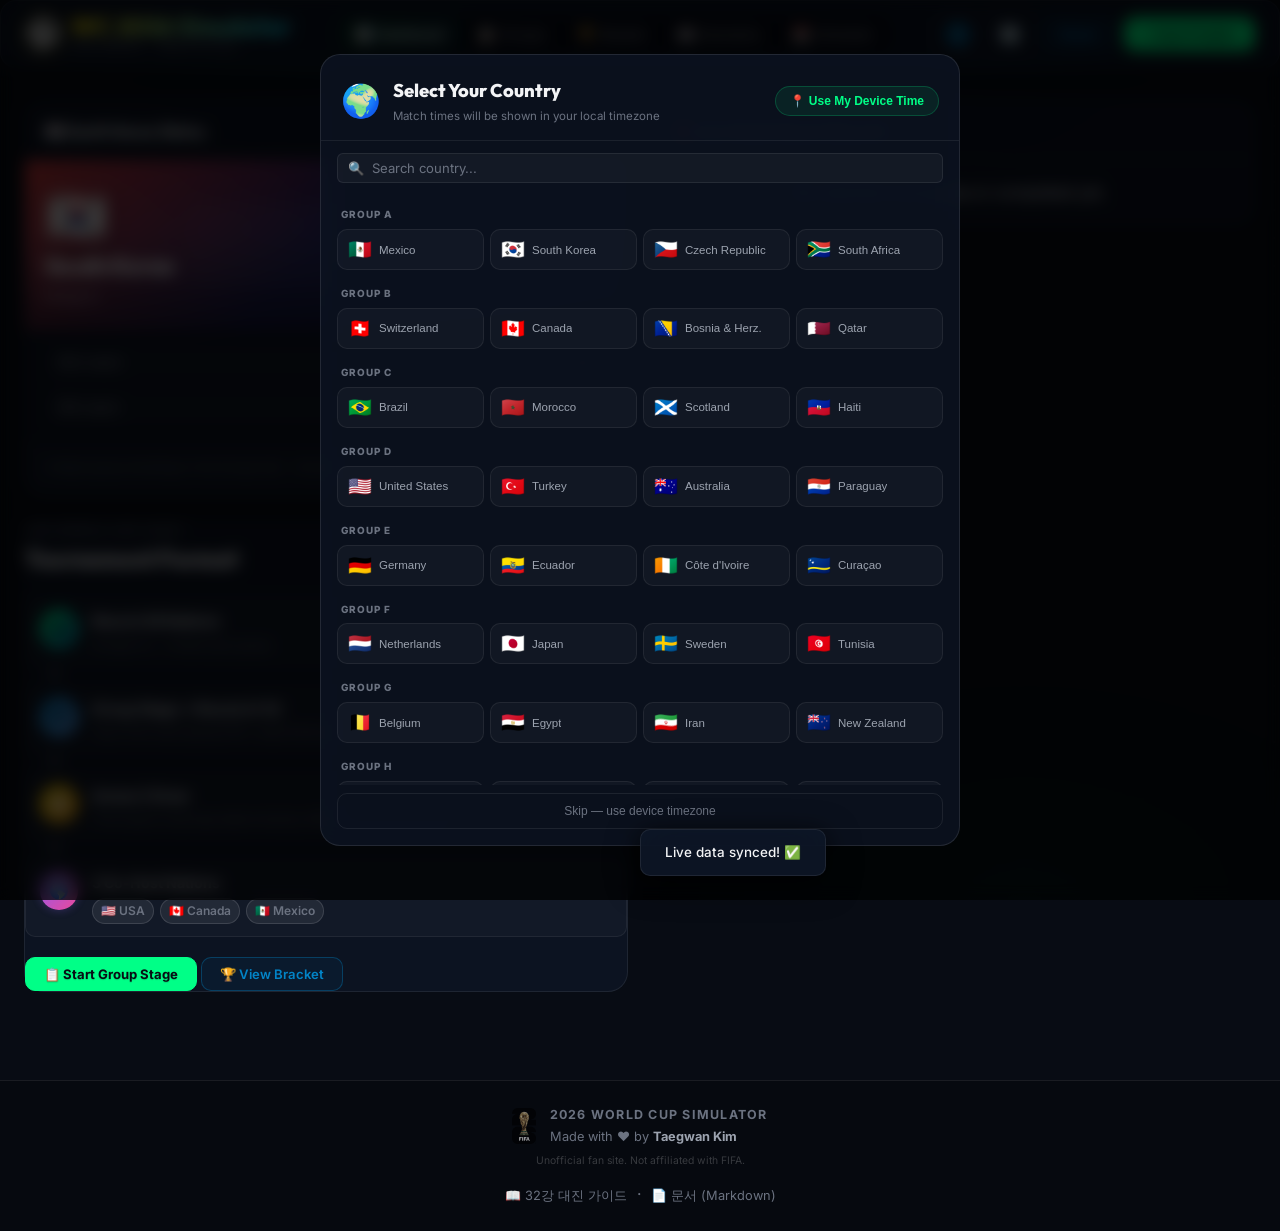
<file: index.html>
<!DOCTYPE html>
<html lang="ko" id="html-root">
<head>
  <meta charset="UTF-8">
  <meta name="viewport" content="width=device-width, initial-scale=1.0">
  <title>World Cup Knockout Simulator 2026 — FIFA Bracket & Live Scores</title>
  <meta name="description" content="Free World Cup knockout simulator for FIFA 2026. 48-team bracket, Round of 32 predictions, group standings, live scores, and match schedule.">
  <meta name="keywords" content="world cup knockout simulator, fifa 2026 bracket, world cup 2026 simulator, knockout bracket predictor, group standings">
  <meta name="author" content="Taegwan Kim">
  <meta name="robots" content="index, follow">
  <link rel="canonical" href="https://taetegwgn.github.io/fifa-worldcup-2026/">

  <!-- Open Graph -->
  <meta property="og:type" content="website">
  <meta property="og:title" content="World Cup Knockout Simulator 2026">
  <meta property="og:description" content="48-team FIFA 2026 knockout bracket simulator with live scores, group standings, and Round of 32 predictions.">
  <meta property="og:url" content="https://taetegwgn.github.io/fifa-worldcup-2026/">
  <meta property="og:site_name" content="WC 2026 Simulator">

  <!-- Twitter Card -->
  <meta name="twitter:card" content="summary_large_image">
  <meta name="twitter:title" content="World Cup Knockout Simulator 2026">
  <meta name="twitter:description" content="Free FIFA 2026 bracket simulator — knockout predictions, live scores, group standings.">

  <!-- Google Fonts: Outfit & Inter -->
  <link rel="preconnect" href="https://fonts.googleapis.com">
  <link rel="preconnect" href="https://fonts.gstatic.com" crossorigin>
  <link href="https://fonts.googleapis.com/css2?family=Outfit:wght@300;400;500;600;700;800;900&family=Inter:wght@300;400;500;600;700;800;900&display=swap" rel="stylesheet">

  <!-- CSS (modular) -->
  <link rel="stylesheet" href="css/main.css">
</head>
<body>

  <!-- ============================================ -->
  <!-- HEADER / NAVIGATION                          -->
  <!-- ============================================ -->
  <header class="glass">
    <div class="logo-container">
      <div class="logo-icon-wrap">⚽</div>
      <div class="logo-text">
        <h1 class="logo-title" data-i18n="appTitle">WC 2026 Simulator</h1>
        <p class="logo-sub" data-i18n="appSub">Fan-made · Unofficial</p>
      </div>
    </div>

    <nav class="nav-tabs" id="nav-tabs">
      <button class="tab-btn active" data-tab="dashboard">📊 <span data-i18n="tabDashboard">대시보드</span></button>
      <button class="tab-btn" data-tab="groups">📋 <span data-i18n="tabGroups">조별리그</span></button>
      <button class="tab-btn" data-tab="bracket">🏆 <span data-i18n="tabBracket">토너먼트</span></button>
      <button class="tab-btn" data-tab="scenarios">🇰🇷 <span data-i18n="tabScenarios">경우의 수</span></button>
      <button class="tab-btn" data-tab="schedule">📅 <span data-i18n="tabSchedule">경기일정</span></button>
    </nav>

    <div class="header-actions">
      <button class="btn btn-ghost country-btn" id="btn-country" onclick="showCountryModal()" title="Select Country">🌐</button>
      <button class="btn btn-ghost" id="btn-refresh" title="Refresh">🔄</button>
      <button class="btn btn-secondary" id="btn-reset" data-i18n="btnReset">초기화</button>
      <button class="btn btn-primary" id="btn-auto-predict" data-i18n="btnAutoPredict">⚡ 자동 예측</button>
    </div>
  </header>

  <!-- ============================================ -->
  <!-- MAIN CONTENT                                 -->
  <!-- ============================================ -->
  <main>

    <!-- ========== 1. DASHBOARD VIEW ========== -->
    <section id="dashboard-view" class="view-section active">
      <div class="dashboard-grid">

        <!-- My Team Status Card -->
        <div class="korea-status-card glass">
          <div class="card-title" id="myteam-card-title">⭐ My Team Status</div>

          <div class="korea-badge">
            <div class="korea-flag-container">
              <span class="korea-flag" id="korea-hero-flag">⭐</span>
              <div class="korea-flag-title">
                <h2 id="korea-hero-name">My Team</h2>
                <p id="korea-hero-sub">Group — | Select your country above</p>
              </div>
            </div>
            <div class="korea-stat-badge">
              <div id="korea-status-number" class="korea-stat-number">-</div>
              <div id="korea-status-label" class="korea-stat-label">Group Standing</div>
            </div>
          </div>

          <div class="status-list">
            <div class="status-item" id="korea-path-r32">
              <span class="status-label">R32 Match</span>
              <span class="status-val">Awaiting simulation…</span>
            </div>
            <div class="status-item" id="korea-path-r16">
              <span class="status-label">R16 Path</span>
              <span class="status-val">Awaiting simulation…</span>
            </div>
          </div>

          <div class="korea-note" data-i18n="dashboardNote">
            ※ Adjust group standings in the Groups tab — the dashboard updates automatically.
          </div>
        </div>

        <!-- Live Matches & Top Scorers Row -->
        <div style="margin-bottom: 20px;">
          <!-- Live Matches Card -->
          <div class="info-card glass" style="margin-bottom: 0;">
            <div class="card-title" style="display: flex; justify-content: space-between; align-items: center;">
              <span data-i18n="dashLiveTitle">🔴 Live Match Board (Recent)</span>
            </div>
            <div id="live-matches-container" style="max-height: 380px; overflow-y: auto; padding-right: 10px;">
               <div class="text-muted" style="padding: 20px; text-align: center;" data-i18n="loading">Loading data...</div>
            </div>
          </div>
        </div>
        <!-- Tournament Rules Info Card -->
        <div class="info-card glass tournament-format-card">
          <div class="tournament-format-header">
            <div class="tournament-format-title-wrap">
              <span class="tournament-format-year">FIFA World Cup 2026™</span>
              <h3 class="tournament-format-title" data-i18n="dashFormatTitle">Tournament Format</h3>
            </div>
            
          </div>

          <div class="tournament-format-steps">
            <div class="tf-step">
              <div class="tf-step-icon">48</div>
              <div class="tf-step-body">
                <strong data-i18n="tf48">Record 48 Nations</strong>
                <span data-i18n="tf48sub">Groups A–L · 4 teams per group</span>
              </div>
            </div>
            <div class="tf-step-arrow">▼</div>
            <div class="tf-step">
              <div class="tf-step-icon tf-step-icon--blue">32</div>
              <div class="tf-step-body">
                <strong data-i18n="tf32">Group Stage → Round of 32</strong>
                <span data-i18n="tf32sub">Top 2 from each group (24) + best 8 third-placed</span>
              </div>
            </div>
            <div class="tf-step-arrow">▼</div>
            <div class="tf-step">
              <div class="tf-step-icon tf-step-icon--gold">📋</div>
              <div class="tf-step-body">
                <strong data-i18n="tfAnnex">Annex C Draw</strong>
                <span data-i18n="tfAnnexSub">Third-place matchups determined by 495 official FIFA combos</span>
              </div>
            </div>
            <div class="tf-step-arrow">▼</div>
            <div class="tf-step tf-step--hosts">
              <div class="tf-step-icon tf-step-icon--flags">🌎</div>
              <div class="tf-step-body">
                <strong data-i18n="tfHosts">3 Co-Host Nations</strong>
                <span class="tf-host-badges">
                  <span class="tf-host" data-i18n="hostUSA">🇺🇸 USA</span>
                  <span class="tf-host" data-i18n="hostCanada">🇨🇦 Canada</span>
                  <span class="tf-host" data-i18n="hostMexico">🇲🇽 Mexico</span>
                </span>
              </div>
            </div>
          </div>

          <div class="info-actions">
            <button class="btn btn-primary btn-full" id="btn-go-groups" data-i18n="btnGoGroups">
              📋 Start Group Stage
            </button>
            <button class="btn btn-secondary btn-full" id="btn-go-bracket" data-i18n="btnGoBracket">
              🏆 View Bracket
            </button>
          </div>
        </div>
      </div>
    </section>

    <!-- ========== 2. GROUP STAGE VIEW ========== -->
    <section id="groups-view" class="view-section">
      <div class="section-header">
        <div>
          <h2 class="section-title" data-i18n="groupsTitle">조별리그 순위 시뮬레이션</h2>
          <p class="section-desc" data-i18n="groupsDesc">각 조의 국가를 드래그하거나 ▲▼ 버튼으로 순위를 변경해보세요. 1·2위와 상위 3위팀이 32강에 진출합니다.</p>
        </div>
        <button class="btn btn-secondary" id="btn-auto-fill" data-i18n="btnAutoFill">⚡ 전력 기준 자동 정렬</button>
      </div>

      <!-- 12 Groups Grid -->
      <div id="groups-container" class="groups-container">
        <!-- Rendered dynamically by js/render/views.js -->
      </div>

      <!-- Third Place Wildcard Panel -->
      <div class="third-place-container glass">
        <div class="third-place-header">
          <div>
            <h2 class="third-place-title" data-i18n="thirdPlaceTitle">3rd Place Wildcard Comparison</h2>
            <p class="third-place-desc" data-i18n="thirdPlaceDesc">
              Compare 3rd-placed teams across all groups. Only the top 8 advance to the Round of 32.
            </p>
          </div>
        </div>
        <div id="third-teams-list" class="third-teams-list">
          <!-- Rendered dynamically -->
        </div>
      </div>
    </section>

    <!-- ========== 3. TOURNAMENT BRACKET VIEW ========== -->
    <section id="bracket-view" class="view-section">
      <div class="section-header-center">
        <h2 class="section-title" data-i18n="bracketTitle">32강 토너먼트 대진표</h2>
        <p class="section-desc" data-i18n="bracketDesc">각 매치의 국가를 클릭하면 승리국으로 선택되어 다음 라운드로 진출합니다.</p>
      </div>

      <div class="bracket-outer">
        <div class="bracket-container">
          <!-- LEFT HALF -->
          <div id="left-r32-col" class="bracket-column"></div>
          <div id="left-r16-col" class="bracket-column"></div>
          <div id="left-qf-col" class="bracket-column"></div>
          <div id="left-sf-col" class="bracket-column"></div>

          <!-- CENTER (Finals) -->
          <div id="center-finals" class="center-column"></div>

          <!-- RIGHT HALF -->
          <div id="right-sf-col" class="bracket-column"></div>
          <div id="right-qf-col" class="bracket-column"></div>
          <div id="right-r16-col" class="bracket-column"></div>
          <div id="right-r32-col" class="bracket-column"></div>
        </div>
      </div>
    </section>

    <!-- ========== 4. KOREA SCENARIOS VIEW ========== -->
    <section id="scenarios-view" class="view-section">
      <div class="section-header-center">
        <h2 class="section-title" data-i18n="scenariosTitle">🇰🇷 대한민국 토너먼트 진출 시나리오</h2>
        <p class="section-desc" data-i18n="scenariosDesc">조별리그 순위에 따라 대한민국이 만나게 될 대진 경로, 경기 일시, 스타디움 정보를 분석합니다.</p>
      </div>

      <div id="scenarios-container" class="scenarios-container">
        <!-- Rendered dynamically -->
      </div>
    </section>

    <!-- ========== 5. SCHEDULE VIEW ========== -->
    <section id="schedule-view" class="view-section">
      <div class="section-header-center">
        <h2 class="section-title" data-i18n="scheduleTitle">📅 경기 결과 &amp; 일정</h2>
        <p class="section-desc" data-i18n="scheduleDesc">완료된 경기 결과(득점자 포함)와 예정 경기 일정을 확인합니다. 60초마다 자동 업데이트됩니다.</p>
      </div>
      <div id="schedule-container" class="schedule-container">
        <div class="text-muted" style="padding:30px; text-align:center;" data-i18n="scheduleLoading">Loading match data...</div>
      </div>
    </section>

  </main>

  <!-- MATCH DETAILS MODAL -->
  <div id="match-modal" class="modal-overlay" style="display: none;">
    <div class="modal-content glass">
      <button class="modal-close" onclick="window.closeMatchModal()">✕</button>
      <div id="modal-body"></div>
    </div>
  </div>

  <!-- ============================================ -->
  <!-- COUNTRY SELECTION MODAL                       -->
  <!-- ============================================ -->
  <div id="country-modal" class="country-modal-overlay" style="display:none;">
    <div class="country-modal glass">
      <div class="cm-header">
        <div class="cm-title-wrap">
          <span class="cm-emoji">🌍</span>
          <div>
            <h2 class="cm-title">Select Your Country</h2>
            <p class="cm-sub">Match times will be shown in your local timezone</p>
          </div>
        </div>
        <button class="cm-device-btn" onclick="useDeviceTZ()">📍 Use My Device Time</button>
      </div>

      <div class="cm-search-wrap">
        <input type="text" id="cm-search" class="cm-search" placeholder="🔍  Search country..." oninput="filterCountries(this.value)">
      </div>

      <div class="cm-list" id="cm-list">
        <!-- Rendered by JS -->
      </div>

      <button class="cm-skip-btn" onclick="useDeviceTZ()">Skip — use device timezone</button>
    </div>
  </div>

  <!-- 모바일 하단 네비게이션 -->
  <nav class="mobile-bottom-nav" id="mobile-bottom-nav">
    <button class="tab-btn active" data-tab="dashboard"><span class="tab-icon">📊</span><span class="tab-label" data-i18n="tabDashboard">대시보드</span></button>
    <button class="tab-btn" data-tab="groups"><span class="tab-icon">📋</span><span class="tab-label" data-i18n="tabGroups">조별리그</span></button>
    <button class="tab-btn" data-tab="bracket"><span class="tab-icon">🏆</span><span class="tab-label" data-i18n="tabBracket">토너먼트</span></button>
    <button class="tab-btn" data-tab="scenarios"><span class="tab-icon">🇰🇷</span><span class="tab-label" data-i18n="tabScenarios">경우의수</span></button>
    <button class="tab-btn" data-tab="schedule"><span class="tab-icon">📅</span><span class="tab-label" data-i18n="tabSchedule">경기일정</span></button>
  </nav>

  <div id="toast-container"></div>

  <footer class="site-footer">
    <div class="footer-inner">
      <img src="fifa-trophy.png" alt="FIFA World Cup Trophy" class="footer-trophy">
      <div class="footer-text">
        <span class="footer-title" data-i18n="footerTitle">2026 World Cup Simulator</span>
        <span class="footer-credit"><span data-i18n="footerCredit">Made with ❤️ by</span> <strong>Taegwan Kim</strong></span>
      </div>
    </div>
  <div class="footer-disclaimer" data-i18n="appDisclaimer">비공식 팬 사이트입니다. FIFA와 무관합니다.</div>
  <div class="footer-links" style="text-align:center;margin-top:8px;">
    <a href="bracket-guide.html" style="color:var(--text-muted);font-size:0.8rem;text-decoration:none;">📖 32강 대진 가이드</a>
    <span style="color:var(--text-muted);margin:0 6px;">·</span>
    <a href="docs/round-of-32-bracket.md" style="color:var(--text-muted);font-size:0.8rem;text-decoration:none;">📄 문서 (Markdown)</a>
  </div>
  </footer>

  <!-- Core modules (load order matters) -->
  <script src="js/config/constants.js"></script>
  <script src="js/config/schedule-static.js"></script>
  <script src="js/i18n/index.js"></script>
  <script src="js/country/index.js"></script>
  <script src="js/config/defaults.js"></script>
  <script src="js/utils/helpers.js"></script>
  <script src="js/logic/standings.js"></script>
  <script src="js/render/views.js"></script>
  <script src="js/render/registry.js"></script>
  <script src="js/ui/controls.js"></script>
  <script src="js/api/live.js"></script>
  <script src="js/events/actions.js"></script>
  <script src="js/events/init.js"></script>
  <script src="js/main.js"></script>
</body>
</html>
</file>
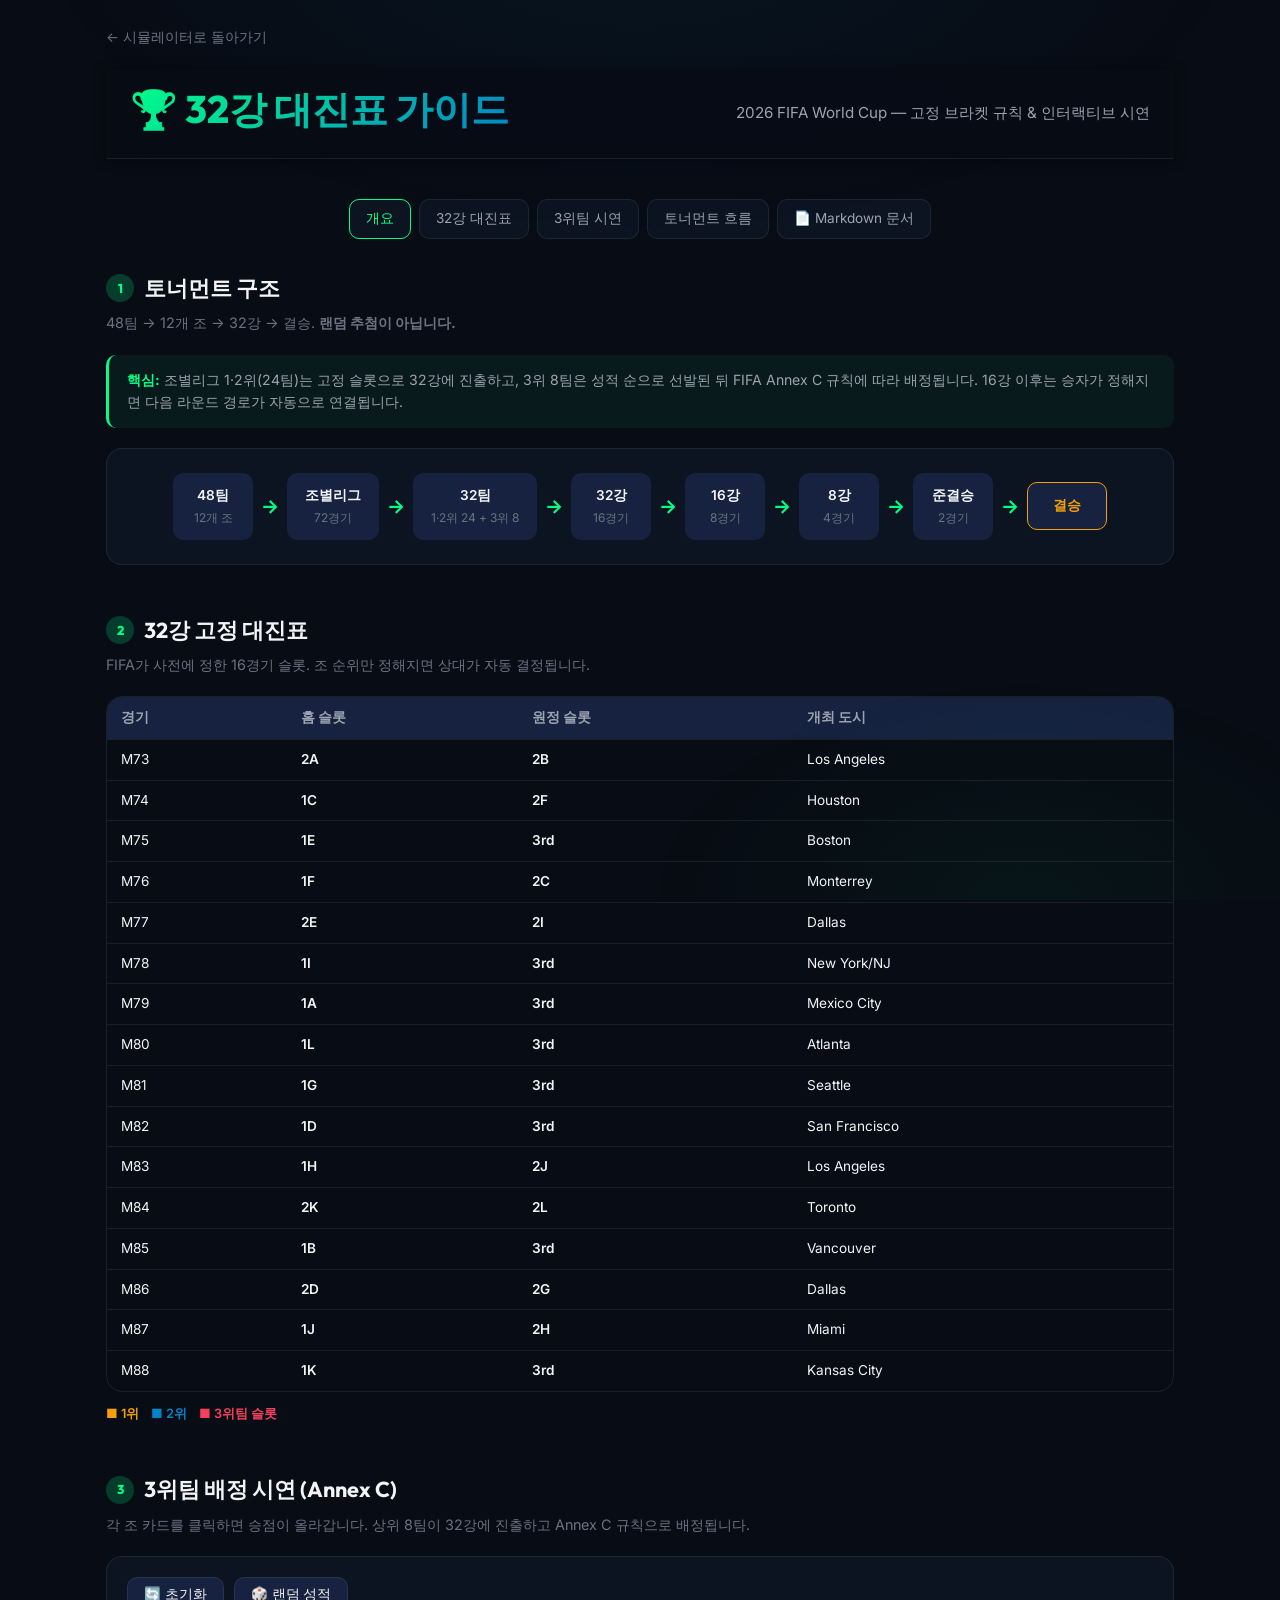
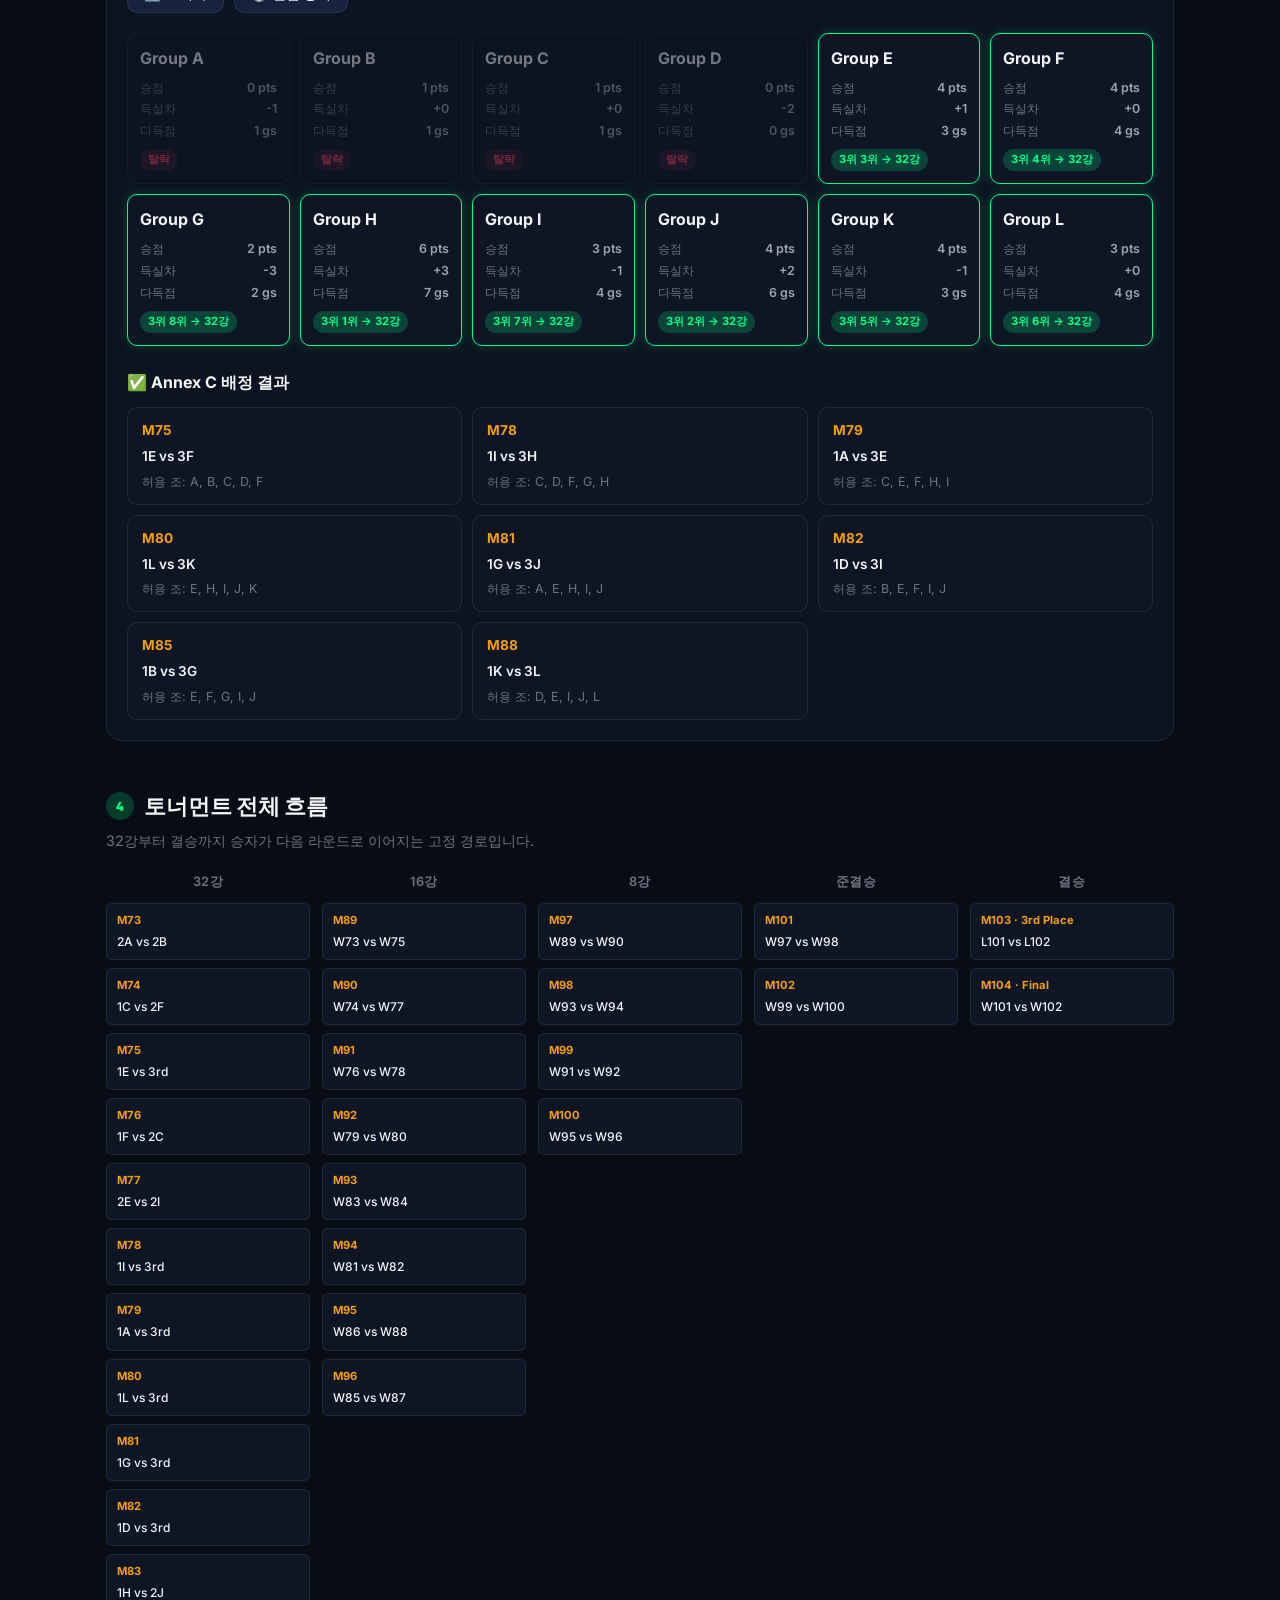
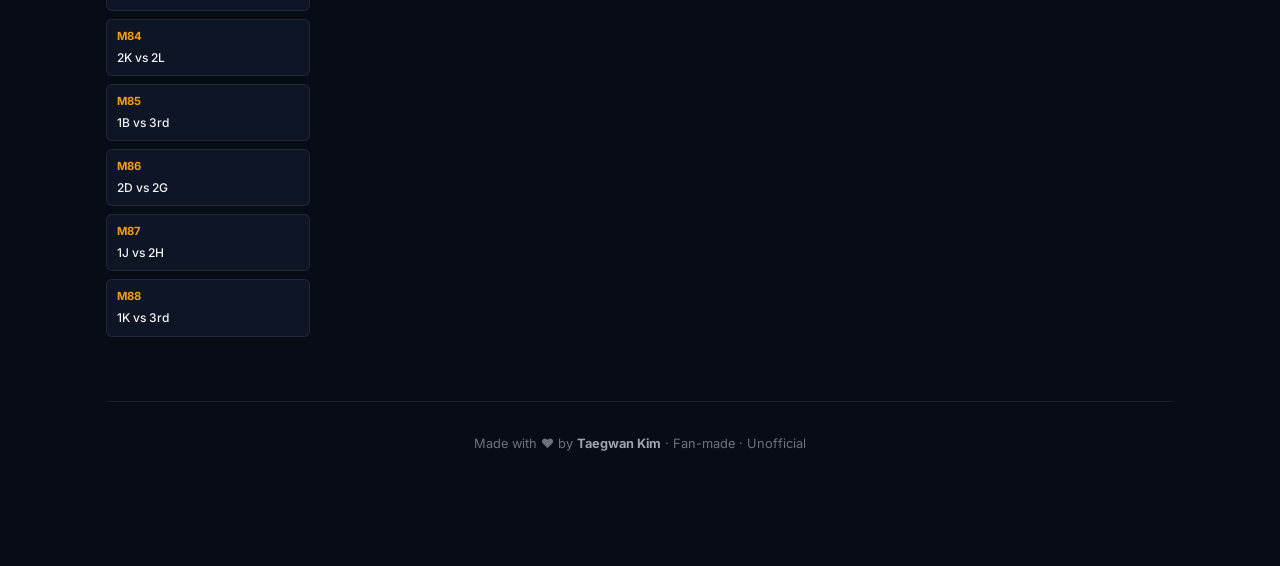
<file: bracket-guide.html>
<!DOCTYPE html>
<html lang="ko">
<head>
  <meta charset="UTF-8">
  <meta name="viewport" content="width=device-width, initial-scale=1.0">
  <title>32강 대진 가이드 — WC 2026</title>
  <meta name="description" content="2026 FIFA World Cup 32강 대진표 규칙 설명 및 인터랙티브 시연. FIFA 고정 브라켓, 3위팀 Annex C 배정.">

  <link rel="preconnect" href="https://fonts.googleapis.com">
  <link rel="preconnect" href="https://fonts.gstatic.com" crossorigin>
  <link href="https://fonts.googleapis.com/css2?family=Outfit:wght@400;600;700;800&family=Inter:wght@400;500;600;700&display=swap" rel="stylesheet">

  <link rel="stylesheet" href="css/base/variables.css">
  <link rel="stylesheet" href="css/views/bracket-guide.css">
</head>
<body>

  <div class="guide-page">
    <a href="index.html" class="back-link">← 시뮬레이터로 돌아가기</a>

    <header class="guide-header">
      <h1>🏆 32강 대진표 가이드</h1>
      <p>2026 FIFA World Cup — 고정 브라켓 규칙 &amp; 인터랙티브 시연</p>
    </header>

    <nav class="guide-nav">
      <a href="#overview" class="active">개요</a>
      <a href="#r32-table">32강 대진표</a>
      <a href="#third-demo">3위팀 시연</a>
      <a href="#knockout">토너먼트 흐름</a>
      <a href="docs/round-of-32-bracket.md">📄 Markdown 문서</a>
    </nav>

    <!-- Section 1: Overview -->
    <section class="guide-section" id="overview">
      <h2><span class="num">1</span> 토너먼트 구조</h2>
      <p class="desc">48팀 → 12개 조 → 32강 → 결승. <strong>랜덤 추첨이 아닙니다.</strong></p>

      <div class="callout">
        <strong>핵심:</strong> 조별리그 1·2위(24팀)는 고정 슬롯으로 32강에 진출하고,
        3위 8팀은 성적 순으로 선발된 뒤 FIFA Annex C 규칙에 따라 배정됩니다.
        16강 이후는 승자가 정해지면 다음 라운드 경로가 자동으로 연결됩니다.
      </div>

      <div class="flow-diagram">
        <div class="flow-step">48팀<small>12개 조</small></div>
        <span class="flow-arrow">→</span>
        <div class="flow-step">조별리그<small>72경기</small></div>
        <span class="flow-arrow">→</span>
        <div class="flow-step">32팀<small>1·2위 24 + 3위 8</small></div>
        <span class="flow-arrow">→</span>
        <div class="flow-step">32강<small>16경기</small></div>
        <span class="flow-arrow">→</span>
        <div class="flow-step">16강<small>8경기</small></div>
        <span class="flow-arrow">→</span>
        <div class="flow-step">8강<small>4경기</small></div>
        <span class="flow-arrow">→</span>
        <div class="flow-step">준결승<small>2경기</small></div>
        <span class="flow-arrow">→</span>
        <div class="flow-step" style="border:1px solid var(--gold);color:var(--gold);">결승</div>
      </div>
    </section>

    <!-- Section 2: R32 Table -->
    <section class="guide-section" id="r32-table">
      <h2><span class="num">2</span> 32강 고정 대진표</h2>
      <p class="desc">FIFA가 사전에 정한 16경기 슬롯. 조 순위만 정해지면 상대가 자동 결정됩니다.</p>

      <div class="match-table-wrap">
        <table class="match-table">
          <thead>
            <tr>
              <th>경기</th>
              <th>홈 슬롯</th>
              <th>원정 슬롯</th>
              <th>개최 도시</th>
            </tr>
          </thead>
          <tbody id="r32-table-body"></tbody>
        </table>
      </div>

      <div style="margin-top:12px;font-size:0.8rem;color:var(--text-muted);">
        <span class="slot-1st">■ 1위</span> &nbsp;
        <span class="slot-2nd">■ 2위</span> &nbsp;
        <span class="slot-3rd">■ 3위팀 슬롯</span>
      </div>
    </section>

    <!-- Section 3: 3rd Place Interactive -->
    <section class="guide-section" id="third-demo">
      <h2><span class="num">3</span> 3위팀 배정 시연 (Annex C)</h2>
      <p class="desc">각 조 카드를 클릭하면 승점이 올라갑니다. 상위 8팀이 32강에 진출하고 Annex C 규칙으로 배정됩니다.</p>

      <div class="third-demo">
        <div class="third-controls">
          <button onclick="resetThirdStats()">🔄 초기화</button>
          <button onclick="randomizeThirdStats()">🎲 랜덤 성적</button>
        </div>
        <div class="third-grid" id="third-grid"></div>
        <div class="mapping-result" id="mapping-result"></div>
      </div>
    </section>

    <!-- Section 4: Knockout Tree -->
    <section class="guide-section" id="knockout">
      <h2><span class="num">4</span> 토너먼트 전체 흐름</h2>
      <p class="desc">32강부터 결승까지 승자가 다음 라운드로 이어지는 고정 경로입니다.</p>

      <div class="knockout-tree" id="knockout-tree"></div>
    </section>

    <footer style="text-align:center;padding:32px 0;color:var(--text-muted);font-size:0.8rem;border-top:1px solid var(--border-color);">
      Made with ❤️ by <strong style="color:var(--text-secondary);">Taegwan Kim</strong> · Fan-made · Unofficial
    </footer>
  </div>

  <script src="js/guide/bracket-demo.js"></script>
</body>
</html>
</file>
<file: css/main.css>
/* WC 2026 Simulator — aggregated styles */
@import url('base/variables.css');
@import url('components/shared.css');
@import url('views/dashboard.css');
@import url('views/groups.css');
@import url('views/bracket.css');
@import url('views/scenarios.css');
@import url('views/schedule.css');
@import url('layout/header-nav.css');
@import url('layout/responsive.css');
</file>
<file: css/base/variables.css>
/* ============================================================
   2026 FIFA World Cup Bracket Simulator
   Premium Dark Theme Stylesheet
   ============================================================ */

/* ── Google Fonts ─────────────────────────────────────────── */
@import url('https://fonts.googleapis.com/css2?family=Inter:wght@300;400;500;600;700&family=Outfit:wght@400;500;600;700;800;900&display=swap');

/* ── CSS Custom Properties ────────────────────────────────── */
:root {
  --bg-primary: #080C14;
  --bg-secondary: #0E1626;
  --bg-tertiary: #16223F;
  --card-bg: rgba(14, 22, 38, 0.75);
  --card-hover: rgba(22, 34, 63, 0.9);
  --border-color: rgba(255, 255, 255, 0.08);
  --border-hover: rgba(0, 255, 135, 0.3);
  --text-primary: #F3F4F6;
  --text-secondary: #9CA3AF;
  --text-muted: #6B7280;
  --primary: #00FF87;
  --primary-glow: rgba(0, 255, 135, 0.2);
  --secondary: #0284C7;
  --secondary-glow: rgba(2, 132, 199, 0.2);
  --accent: #F43F5E;
  --accent-glow: rgba(244, 63, 94, 0.2);
  --gold: #F59E0B;

  /* Derived tokens */
  --gold-glow: rgba(245, 158, 11, 0.25);
  --radius-sm: 6px;
  --radius-md: 10px;
  --radius-lg: 16px;
  --radius-xl: 20px;
  --shadow-sm: 0 1px 3px rgba(0, 0, 0, 0.4);
  --shadow-md: 0 4px 16px rgba(0, 0, 0, 0.45);
  --shadow-lg: 0 8px 32px rgba(0, 0, 0, 0.55);
  --shadow-glow-primary: 0 0 20px var(--primary-glow), 0 0 60px rgba(0, 255, 135, 0.06);
  --shadow-glow-gold: 0 0 24px var(--gold-glow), 0 0 64px rgba(245, 158, 11, 0.08);
  --transition-fast: 150ms cubic-bezier(0.4, 0, 0.2, 1);
  --transition-base: 250ms cubic-bezier(0.4, 0, 0.2, 1);
  --transition-slow: 400ms cubic-bezier(0.22, 1, 0.36, 1);
  --font-display: 'Outfit', system-ui, -apple-system, sans-serif;
  --font-body: 'Inter', system-ui, -apple-system, sans-serif;
}


/* ── Reset & Base ─────────────────────────────────────────── */
*,
*::before,
*::after {
  margin: 0;
  padding: 0;
  box-sizing: border-box;
}

html {
  font-size: 16px;
  -webkit-font-smoothing: antialiased;
  -moz-osx-font-smoothing: grayscale;
  text-rendering: optimizeLegibility;
  scroll-behavior: smooth;
}

body {
  font-family: var(--font-body);
  background-color: var(--bg-primary);
  color: var(--text-primary);
  line-height: 1.6;
  min-height: 100vh;
  overflow-x: hidden;
  position: relative;
}

/* Subtle radial gradient overlay on body for depth */
body::before {
  content: '';
  position: fixed;
  inset: 0;
  background:
    radial-gradient(ellipse 80% 60% at 50% -10%, rgba(2, 132, 199, 0.08) 0%, transparent 60%),
    radial-gradient(ellipse 60% 50% at 80% 100%, rgba(0, 255, 135, 0.04) 0%, transparent 50%);
  pointer-events: none;
  z-index: 0;
}

img {
  max-width: 100%;
  display: block;
}

a {
  color: var(--primary);
  text-decoration: none;
  transition: color var(--transition-fast);
}

a:hover {
  color: #33FF9F;
}

::selection {
  background: rgba(0, 255, 135, 0.25);
  color: #fff;
}


/* ── Custom Scrollbar ─────────────────────────────────────── */
::-webkit-scrollbar {
  width: 8px;
  height: 8px;
}

::-webkit-scrollbar-track {
  background: var(--bg-secondary);
  border-radius: 4px;
}

::-webkit-scrollbar-thumb {
  background: var(--bg-tertiary);
  border-radius: 4px;
  border: 2px solid var(--bg-secondary);
  transition: background var(--transition-fast);
}

::-webkit-scrollbar-thumb:hover {
  background: rgba(0, 255, 135, 0.3);
}

::-webkit-scrollbar-corner {
  background: var(--bg-secondary);
}

/* Firefox */
* {
  scrollbar-width: thin;
  scrollbar-color: var(--bg-tertiary) var(--bg-secondary);
}


/* ── Keyframe Animations ──────────────────────────────────── */
@keyframes fadeIn {
  from {
    opacity: 0;
    transform: translateY(12px);
  }
  to {
    opacity: 1;
    transform: translateY(0);
  }
}

@keyframes float {
  0%, 100% {
    transform: translateY(0px);
  }
  50% {
    transform: translateY(-4px);
  }
}

@keyframes pulseGold {
  0%, 100% {
    box-shadow: 0 0 12px var(--gold-glow), 0 0 40px rgba(245, 158, 11, 0.08);
  }
  50% {
    box-shadow: 0 0 24px var(--gold-glow), 0 0 72px rgba(245, 158, 11, 0.16);
  }
}

@keyframes livePulse {
  0%, 100% { opacity: 1; }
  50%      { opacity: 0.6; }
}

@keyframes slideUp {
  from {
    opacity: 0;
    transform: translateY(24px) scale(0.96);
  }
  to {
    opacity: 1;
    transform: translateY(0) scale(1);
  }
}

@keyframes shimmer {
  0% {
    background-position: -200% center;
  }
  100% {
    background-position: 200% center;
  }
}

@keyframes borderGlow {
  0%, 100% {
    border-color: rgba(0, 255, 135, 0.2);
  }
  50% {
    border-color: rgba(0, 255, 135, 0.5);
  }
}


/* ── Glassmorphism Utility ────────────────────────────────── */
.glass {
  background: var(--card-bg);
  backdrop-filter: blur(16px) saturate(1.4);
  -webkit-backdrop-filter: blur(16px) saturate(1.4);
  border: 1px solid var(--border-color);
  border-radius: var(--radius-lg);
}


/* ── Header ───────────────────────────────────────────────── */
header {
  position: sticky;
  top: 0;
  z-index: 100;
  display: flex;
  align-items: center;
  justify-content: space-between;
  gap: 16px;
  padding: 10px 24px;
  background: rgba(8, 12, 20, 0.82);
  backdrop-filter: blur(20px) saturate(1.6);
  -webkit-backdrop-filter: blur(20px) saturate(1.6);
  border-bottom: 1px solid var(--border-color);
  box-shadow: 0 1px 12px rgba(0, 0, 0, 0.4);
}

header .logo {
  display: flex;
  align-items: center;
  gap: 10px;
  font-family: var(--font-display);
  font-weight: 800;
  font-size: 1.15rem;
  letter-spacing: -0.02em;
  color: var(--text-primary);
  white-space: nowrap;
  user-select: none;
  cursor: default;
}

header .logo span {
  background: linear-gradient(135deg, var(--primary), var(--secondary));
  -webkit-background-clip: text;
  background-clip: text;
  -webkit-text-fill-color: transparent;
}

header .logo img,
header .logo svg {
  width: 28px;
  height: 28px;
  animation: float 3.5s ease-in-out infinite;
  filter: drop-shadow(0 0 6px var(--primary-glow));
}

header .logo-emoji {
  font-size: 1.5rem;
  animation: float 3.5s ease-in-out infinite;
  filter: drop-shadow(0 0 6px var(--primary-glow));
}


/* ── Navigation Tabs ──────────────────────────────────────── */
.nav-tabs {
  display: flex;
  align-items: center;
  gap: 4px;
  padding: 3px;
  background: rgba(14, 22, 38, 0.6);
  border-radius: var(--radius-md);
  border: 1px solid var(--border-color);
}

.tab-btn {
  position: relative;
  display: inline-flex;
  align-items: center;
  gap: 6px;
  padding: 7px 16px;
  font-family: var(--font-body);
  font-size: 0.82rem;
  font-weight: 500;
  color: var(--text-secondary);
  background: transparent;
  border: none;
  border-radius: var(--radius-sm);
  cursor: pointer;
  transition:
    color var(--transition-fast),
    background var(--transition-fast),
    box-shadow var(--transition-fast);
  white-space: nowrap;
  user-select: none;
}

.tab-btn:hover {
  color: var(--text-primary);
  background: rgba(255, 255, 255, 0.04);
}

.tab-btn.active {
  color: var(--primary);
  background: rgba(0, 255, 135, 0.08);
  box-shadow: 0 0 12px rgba(0, 255, 135, 0.06);
  font-weight: 600;
}

.tab-btn.active::after {
  content: '';
  position: absolute;
  bottom: 0;
  left: 50%;
  transform: translateX(-50%);
  width: 60%;
  height: 2px;
  background: var(--primary);
  border-radius: 1px;
  box-shadow: 0 0 6px var(--primary-glow);
}


/* ── Buttons ──────────────────────────────────────────────── */
.btn {
  display: inline-flex;
  align-items: center;
  justify-content: center;
  gap: 6px;
  padding: 8px 18px;
  font-family: var(--font-body);
  font-size: 0.82rem;
  font-weight: 600;
  border: 1px solid var(--border-color);
  border-radius: var(--radius-md);
  cursor: pointer;
  transition:
    background var(--transition-fast),
    border-color var(--transition-fast),
    box-shadow var(--transition-fast),
    transform var(--transition-fast);
  white-space: nowrap;
  user-select: none;
  color: var(--text-secondary);
  background: rgba(14, 22, 38, 0.5);
}

.btn:hover {
  background: rgba(22, 34, 63, 0.7);
  border-color: rgba(255, 255, 255, 0.12);
  color: var(--text-primary);
}

.btn:active {
  transform: scale(0.97);
}

.btn-primary {
  color: var(--bg-primary);
  background: var(--primary);
  border-color: var(--primary);
  font-weight: 700;
  text-shadow: 0 1px 1px rgba(0, 0, 0, 0.15);
}

.btn-primary:hover {
  background: #33FF9F;
  border-color: #33FF9F;
  color: var(--bg-primary);
  box-shadow: var(--shadow-glow-primary);
}

.btn-secondary {
  color: var(--secondary);
  border-color: rgba(2, 132, 199, 0.35);
  background: rgba(2, 132, 199, 0.08);
}

.btn-secondary:hover {
  background: rgba(2, 132, 199, 0.18);
  border-color: var(--secondary);
  color: #38BDF8;
  box-shadow: 0 0 16px var(--secondary-glow);
}

.header-actions {
  display: flex;
  align-items: center;
  gap: 8px;
}


/* ── Main Content ─────────────────────────────────────────── */
main {
  position: relative;
  z-index: 1;
  max-width: 1440px;
  margin: 0 auto;
  padding: 24px 24px 48px;
}


/* ── View Sections ────────────────────────────────────────── */
.view-section {
  display: none;
}

.view-section.active {
  display: block;
  animation: fadeIn 0.35s var(--transition-slow) both;
}
</file>
<file: css/views/bracket-guide.css>
/* Bracket Guide — interactive demo page */
.guide-page {
  max-width: 1100px;
  margin: 0 auto;
  padding: 24px 16px 80px;
}

.guide-header {
  text-align: center;
  margin-bottom: 40px;
}

.guide-header h1 {
  font-family: 'Outfit', sans-serif;
  font-size: clamp(1.6rem, 4vw, 2.4rem);
  font-weight: 800;
  background: linear-gradient(135deg, var(--primary), var(--secondary));
  -webkit-background-clip: text;
  -webkit-text-fill-color: transparent;
  background-clip: text;
  margin-bottom: 8px;
}

.guide-header p {
  color: var(--text-secondary);
  font-size: 0.95rem;
}

.guide-nav {
  display: flex;
  gap: 8px;
  flex-wrap: wrap;
  justify-content: center;
  margin-bottom: 32px;
}

.guide-nav a {
  padding: 8px 16px;
  border-radius: var(--radius-md);
  background: var(--card-bg);
  border: 1px solid var(--border-color);
  color: var(--text-secondary);
  text-decoration: none;
  font-size: 0.85rem;
  transition: all var(--transition-fast);
}

.guide-nav a:hover,
.guide-nav a.active {
  border-color: var(--primary);
  color: var(--primary);
}

.guide-section {
  margin-bottom: 48px;
}

.guide-section h2 {
  font-family: 'Outfit', sans-serif;
  font-size: 1.35rem;
  font-weight: 700;
  color: var(--text-primary);
  margin-bottom: 6px;
  display: flex;
  align-items: center;
  gap: 10px;
}

.guide-section h2 .num {
  display: inline-flex;
  align-items: center;
  justify-content: center;
  width: 28px;
  height: 28px;
  border-radius: 50%;
  background: var(--primary-glow);
  color: var(--primary);
  font-size: 0.8rem;
  font-weight: 800;
}

.guide-section .desc {
  color: var(--text-muted);
  font-size: 0.9rem;
  margin-bottom: 20px;
}

/* Flow diagram */
.flow-diagram {
  display: flex;
  align-items: center;
  justify-content: center;
  flex-wrap: wrap;
  gap: 8px;
  padding: 24px;
  background: var(--card-bg);
  border: 1px solid var(--border-color);
  border-radius: var(--radius-lg);
}

.flow-step {
  padding: 12px 18px;
  background: var(--bg-tertiary);
  border-radius: var(--radius-md);
  text-align: center;
  font-size: 0.85rem;
  font-weight: 600;
  color: var(--text-primary);
  min-width: 80px;
}

.flow-step small {
  display: block;
  font-weight: 400;
  color: var(--text-muted);
  font-size: 0.75rem;
  margin-top: 2px;
}

.flow-arrow {
  color: var(--primary);
  font-size: 1.2rem;
  font-weight: 700;
}

/* Match table */
.match-table-wrap {
  overflow-x: auto;
  border-radius: var(--radius-lg);
  border: 1px solid var(--border-color);
}

.match-table {
  width: 100%;
  border-collapse: collapse;
  font-size: 0.85rem;
}

.match-table th {
  background: var(--bg-tertiary);
  color: var(--text-secondary);
  font-weight: 600;
  text-align: left;
  padding: 10px 14px;
  white-space: nowrap;
}

.match-table td {
  padding: 9px 14px;
  border-top: 1px solid var(--border-color);
  color: var(--text-primary);
}

.match-table tr:hover td {
  background: rgba(0, 255, 135, 0.04);
}

.slot-1st { color: var(--gold); font-weight: 600; }
.slot-2nd { color: var(--secondary); font-weight: 600; }
.slot-3rd { color: var(--accent); font-weight: 600; }

/* 3rd place interactive */
.third-demo {
  background: var(--card-bg);
  border: 1px solid var(--border-color);
  border-radius: var(--radius-lg);
  padding: 20px;
}

.third-controls {
  display: flex;
  gap: 10px;
  flex-wrap: wrap;
  margin-bottom: 20px;
}

.third-controls button {
  padding: 8px 16px;
  border-radius: var(--radius-md);
  border: 1px solid var(--border-color);
  background: var(--bg-tertiary);
  color: var(--text-primary);
  cursor: pointer;
  font-size: 0.85rem;
  transition: all var(--transition-fast);
}

.third-controls button:hover {
  border-color: var(--primary);
  color: var(--primary);
}

.third-grid {
  display: grid;
  grid-template-columns: repeat(auto-fill, minmax(140px, 1fr));
  gap: 10px;
  margin-bottom: 24px;
}

.third-card {
  background: var(--bg-secondary);
  border: 1px solid var(--border-color);
  border-radius: var(--radius-md);
  padding: 12px;
  cursor: pointer;
  transition: all var(--transition-fast);
  user-select: none;
}

.third-card:hover {
  border-color: var(--border-hover);
}

.third-card.qualified {
  border-color: var(--primary);
  box-shadow: 0 0 12px var(--primary-glow);
}

.third-card.eliminated {
  opacity: 0.45;
}

.third-card .grp-label {
  font-weight: 700;
  font-size: 1rem;
  color: var(--text-primary);
  margin-bottom: 6px;
}

.third-card .stat-row {
  display: flex;
  justify-content: space-between;
  font-size: 0.78rem;
  color: var(--text-muted);
  margin-bottom: 2px;
}

.third-card .stat-row span:last-child {
  color: var(--text-secondary);
  font-weight: 600;
}

.third-card .rank-badge {
  display: inline-block;
  margin-top: 6px;
  padding: 2px 8px;
  border-radius: 99px;
  font-size: 0.7rem;
  font-weight: 700;
}

.third-card .rank-badge.in {
  background: var(--primary-glow);
  color: var(--primary);
}

.third-card .rank-badge.out {
  background: rgba(244, 63, 94, 0.15);
  color: var(--accent);
}

/* Mapping result */
.mapping-result {
  margin-top: 16px;
}

.mapping-result h3 {
  font-size: 1rem;
  color: var(--text-primary);
  margin-bottom: 12px;
}

.mapping-cards {
  display: grid;
  grid-template-columns: repeat(auto-fill, minmax(260px, 1fr));
  gap: 10px;
}

.mapping-card {
  background: var(--bg-secondary);
  border: 1px solid var(--border-color);
  border-radius: var(--radius-md);
  padding: 12px 14px;
  font-size: 0.85rem;
}

.mapping-card .match-id {
  font-weight: 700;
  color: var(--gold);
  margin-bottom: 4px;
}

.mapping-card .matchup {
  color: var(--text-primary);
  font-weight: 600;
}

.mapping-card .allowed {
  color: var(--text-muted);
  font-size: 0.78rem;
  margin-top: 4px;
}

/* Knockout tree */
.knockout-tree {
  display: grid;
  grid-template-columns: repeat(5, 1fr);
  gap: 12px;
  overflow-x: auto;
  padding-bottom: 8px;
}

.tree-col h4 {
  text-align: center;
  font-size: 0.8rem;
  color: var(--text-muted);
  margin-bottom: 10px;
  font-weight: 600;
  text-transform: uppercase;
  letter-spacing: 0.05em;
}

.tree-match {
  background: var(--bg-secondary);
  border: 1px solid var(--border-color);
  border-radius: var(--radius-sm);
  padding: 8px 10px;
  margin-bottom: 8px;
  font-size: 0.75rem;
  color: var(--text-secondary);
}

.tree-match .mid {
  font-weight: 700;
  color: var(--gold);
  font-size: 0.7rem;
}

.tree-match .teams {
  color: var(--text-primary);
  font-weight: 500;
  margin-top: 2px;
}

/* Callout */
.callout {
  padding: 14px 18px;
  border-radius: var(--radius-md);
  border-left: 3px solid var(--primary);
  background: rgba(0, 255, 135, 0.06);
  color: var(--text-secondary);
  font-size: 0.88rem;
  margin-bottom: 20px;
  line-height: 1.6;
}

.callout strong {
  color: var(--primary);
}

.back-link {
  display: inline-flex;
  align-items: center;
  gap: 6px;
  color: var(--text-muted);
  text-decoration: none;
  font-size: 0.85rem;
  margin-bottom: 20px;
  transition: color var(--transition-fast);
}

.back-link:hover {
  color: var(--primary);
}

@media (max-width: 768px) {
  .knockout-tree {
    grid-template-columns: repeat(5, minmax(120px, 1fr));
  }
  .flow-diagram {
    flex-direction: column;
  }
  .flow-arrow {
    transform: rotate(90deg);
  }
}
</file>
